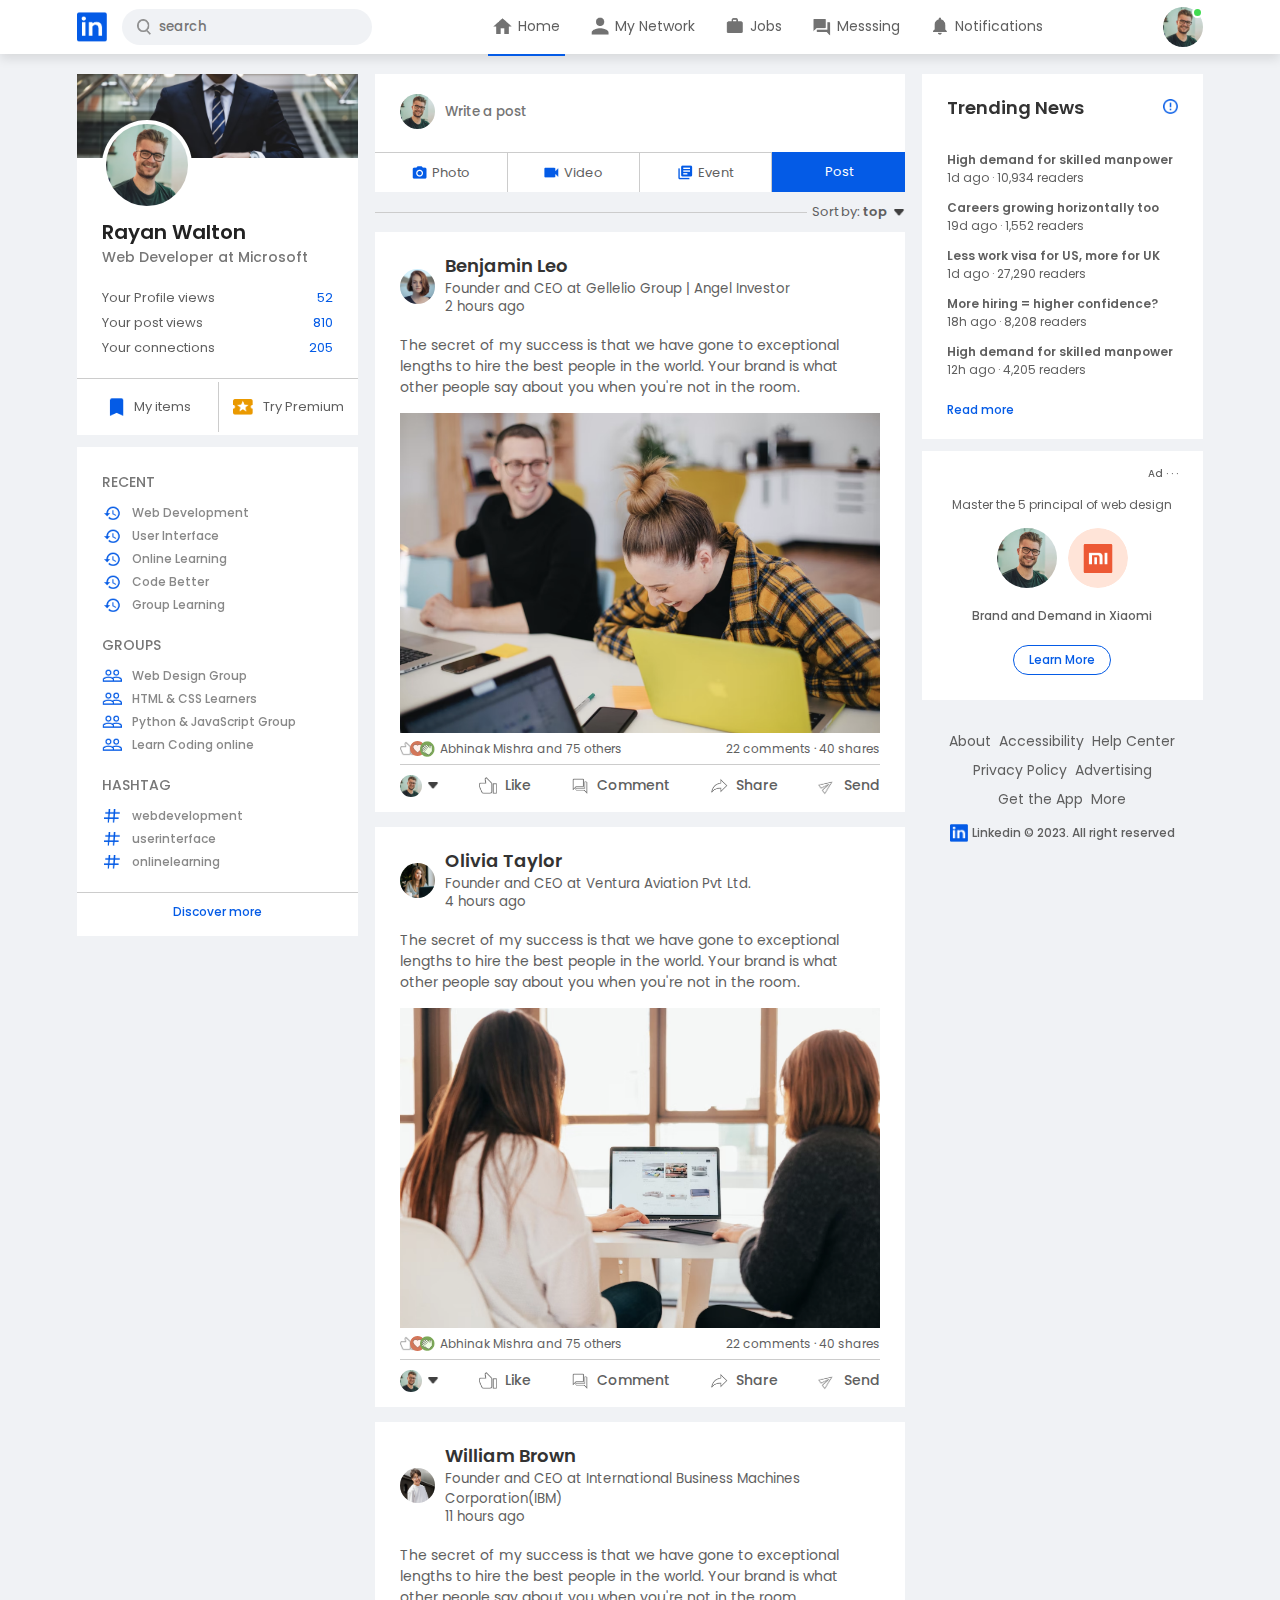
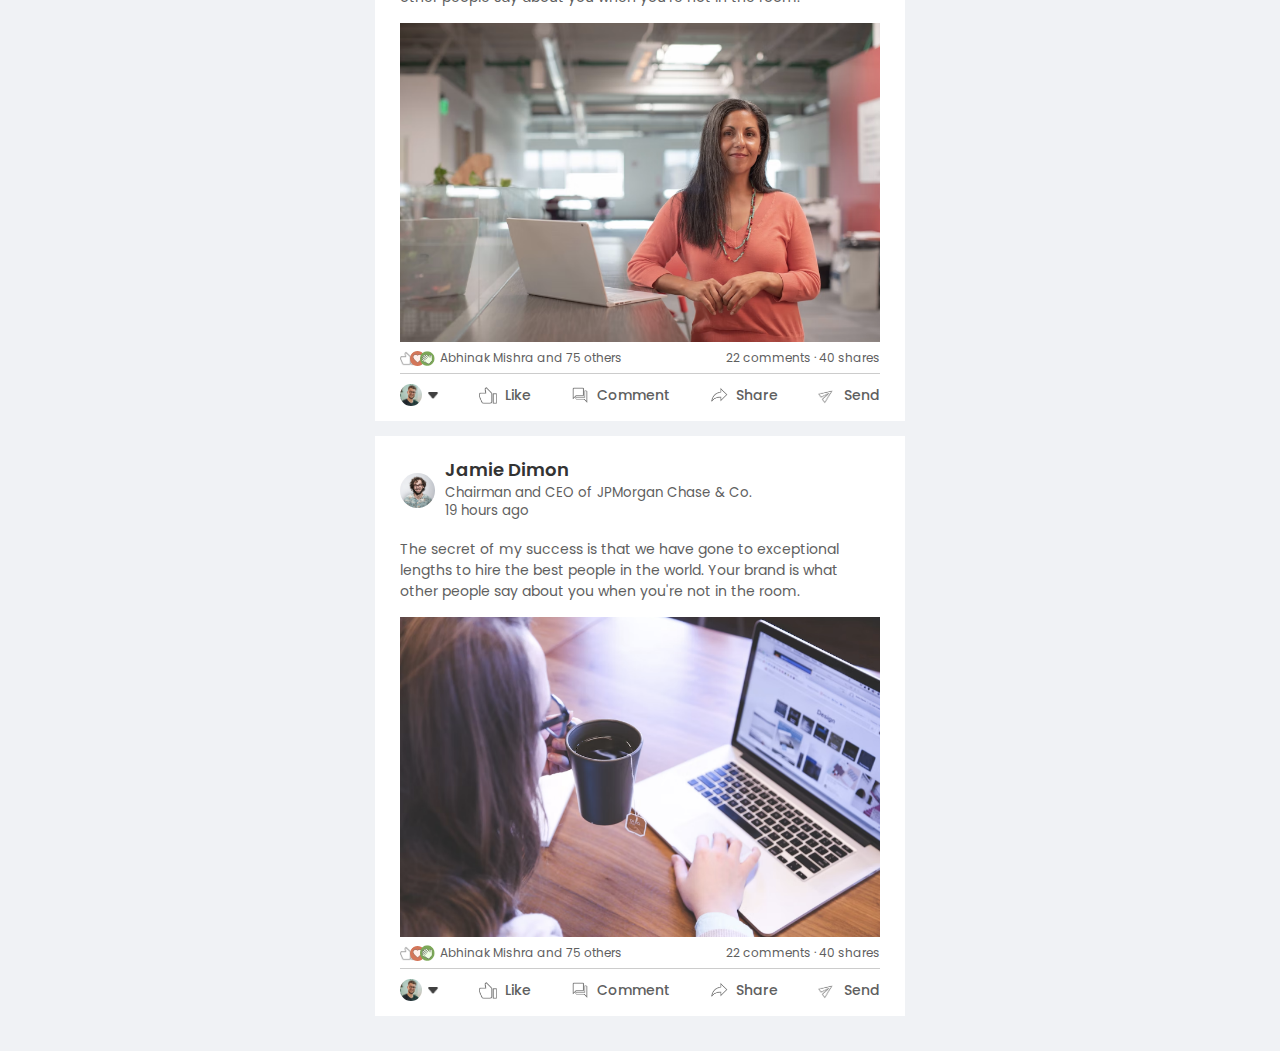
<file: index.html>
<!DOCTYPE html>
<html lang="en">

<head>
    <meta charset="UTF-8">
    <meta http-equiv="X-UA-Compatible" content="IE=edge">
    <meta name="viewport" content="width=device-width, initial-scale=1.0">
    <title>Linkedin Clone</title>
    <!-- ----------------google fonts------------ -->
    <link rel="preconnect" href="https://fonts.googleapis.com">
    <link rel="preconnect" href="https://fonts.gstatic.com" crossorigin>
    <link href="https://fonts.googleapis.com/css2?family=Poppins:wght@100;300;400;500;600;700;800;900&display=swap"
        rel="stylesheet">
    <!-- ----------------style sheet------------ -->
    <link rel="stylesheet" href="style.css">
</head>

<body>

    <nav class="navbar">
        <div class="navbar-left">
            <a href="index.html" class="logo"><img src="images/logo.png"></a>

            <div class="search-box">
                <img src="images/search.png">
                <input type="text" placeholder="search">
            </div>

        </div>
        <div class="navbar-center">
            <ul>
                <li><a href="#" class="active-link"><img src="images/home.png"><span>Home</span></a></li>
                <li><a href="#"><img src="images/network.png"><span>My Network</span></a></li>
                <li><a href="#"><img src="images/jobs.png"><span>Jobs</span></a></li>
                <li><a href="#"><img src="images/message.png"><span>Messsing</span></a></li>
                <li><a href="#"><img src="images/notification.png"><span>Notifications</span></a></li>
            </ul>
        </div>
        <div class="navbar-right">
            <div class="online">
                <img src="images/user-1.png" class="nav-profile-img" onclick="toggleMenu()">
            </div>
        </div>

        <!-- ---------profile-drop-down-menu----------- -->

        <div class="profile-menu-wrap" id="profileMenu">
            <div class="profile-menu">
                <div class="user-info">
                    <img src="images/user-1.png">
                    <div>
                        <h3>Rayan Walton</h3>
                        <a href="profile.html">See your profile</a>
                    </div>
                </div>
                <hr>
                <a href="#" class="profile-menu-link">
                    <img src="images/feedback.png">
                    <p>Give Feedback</p>
                    <span>></span>
                </a>
                <a href="#" class="profile-menu-link">
                    <img src="images/setting.png">
                    <p>Settings & Privacy</p>
                    <span>></span>
                </a>
                <a href="#" class="profile-menu-link">
                    <img src="images/help.png">
                    <p>Help & Support</p>
                    <span>></span>
                </a>
                <a href="#" class="profile-menu-link">
                    <img src="images/display.png">
                    <p>Display & Accessibility</p>
                    <span>></span>
                </a>
                <a href="#" class="profile-menu-link">
                    <img src="images/logout.png">
                    <p>Logout</p>
                    <span>></span>
                </a>
            </div>
        </div>

    </nav>

    <!-- ---------------- Navbar Close ---------------- -->

    <div class="container">
        <!-- ---------------left-sidebar------------- -->
        <div class="left-sidebar">
            <div class="sidebar-profile-box">
                <img src="images/cover-pic.png" width="100%">
                <div class="sidebar-profile-info">
                    <img src="images/user-1.png">
                    <h1>Rayan Walton</h1>
                    <h3>Web Developer at Microsoft</h3>
                    <ul>
                        <li>Your Profile views<span>52</span></li>
                        <li>Your post views<span>810</span></li>
                        <li>Your connections<span>205</span></li>
                    </ul>
                </div>
                <div class="sidebar-profile-link">
                    <a href="#"><img src="images/items.png">My items</a>
                    <a href="#"><img src="images/premium.png">Try Premium</a>
                </div>
            </div>

            <div class="sidebar-activity" id="sidebarActivity">
                <h3>RECENT</h3>
                <a href="#"><img src="images/recent.png"> Web Development </a>
                <a href="#"><img src="images/recent.png"> User Interface </a>
                <a href="#"><img src="images/recent.png"> Online Learning </a>
                <a href="#"><img src="images/recent.png"> Code Better </a>
                <a href="#"><img src="images/recent.png"> Group Learning </a>
                <h3>GROUPS</h3>
                <a href="#"><img src="images/group.png"> Web Design Group </a>
                <a href="#"><img src="images/group.png"> HTML & CSS Learners </a>
                <a href="#"><img src="images/group.png"> Python & JavaScript Group </a>
                <a href="#"><img src="images/group.png"> Learn Coding online </a>
                <h3>HASHTAG</h3>
                <a href="#"><img src="images/hashtag.png"> webdevelopment </a>
                <a href="#"><img src="images/hashtag.png"> userinterface </a>
                <a href="#"><img src="images/hashtag.png"> onlinelearning </a>
                <div class="discover-more-link">
                    <a href="#">Discover more</a>
                </div>
            </div>
            <p id="showMoreLink" onclick="toggleActivity()">Show more <b>+</b></p>
        </div>


        <!-- ---------------main-content------------- -->
        <div class="main-content">

            <div class="create-post">
                <div class="create-post-input">
                    <img src="images/user-1.png">
                    <textarea rows="2" placeholder="Write a post"></textarea>
                </div>
                <div class="create-post-links">
                    <li><img src="images/photo.png">Photo</li>
                    <li><img src="images/video.png">Video</li>
                    <li><img src="images/event.png">Event</li>
                    <li>Post</li>
                </div>
            </div>
            <div class="sort-by">
                <hr>
                <p>Sort by: <span>top <img src="images/down-arrow.png"></span></p>
            </div>

            <div class="post">
                <div class="post-author">
                    <img src="images/user-3.png">
                    <div>
                        <h1>Benjamin Leo</h1>
                        <small>Founder and CEO at Gellelio Group | Angel Investor</small>
                        <small>2 hours ago</small>
                    </div>
                </div>
                <p>The secret of my success is that we have gone to exceptional lengths to hire the best people in the
                    world. Your brand is what other people say about you when you're not in the room.</p>
                <img src="images/post-image-1.png" width="100%">

                <div class="post-stats">
                    <div>
                        <img src="images/thumbsup.png">
                        <img src="images/love.png">
                        <img src="images/clap.png">
                        <span class="liked-users">Abhinak Mishra and 75 others</span>
                    </div>
                    <div>
                        <span>22 comments &middot; 40 shares</span>
                    </div>
                </div>
                <div class="post-activity">
                    <div>
                        <img src="images/user-1.png" class="post-activity-user-icon">
                        <img src="images/down-arrow.png" class="post-activity-arrow-icon">
                    </div>
                    <div class="post-activity-link">
                        <img src="images/like.png">
                        <span>Like</span>
                    </div>
                    <div class="post-activity-link">
                        <img src="images/comment.png">
                        <span>Comment</span>
                    </div>
                    <div class="post-activity-link">
                        <img src="images/share.png">
                        <span>Share</span>
                    </div>
                    <div class="post-activity-link">
                        <img src="images/send.png">
                        <span>Send</span>
                    </div>
                </div>
            </div>
            <div class="post">
                <div class="post-author">
                    <img src="images/user-4.png">
                    <div>
                        <h1>Olivia Taylor</h1>
                        <small>Founder and CEO at Ventura Aviation Pvt Ltd.</small>
                        <small>4 hours ago</small>
                    </div>
                </div>
                <p>The secret of my success is that we have gone to exceptional lengths to hire the best people in the
                    world. Your brand is what other people say about you when you're not in the room.</p>
                <img src="images/post-image-2.png" width="100%">

                <div class="post-stats">
                    <div>
                        <img src="images/thumbsup.png">
                        <img src="images/love.png">
                        <img src="images/clap.png">
                        <span class="liked-users">Abhinak Mishra and 75 others</span>
                    </div>
                    <div>
                        <span>22 comments &middot; 40 shares</span>
                    </div>
                </div>
                <div class="post-activity">
                    <div>
                        <img src="images/user-1.png" class="post-activity-user-icon">
                        <img src="images/down-arrow.png" class="post-activity-arrow-icon">
                    </div>
                    <div class="post-activity-link">
                        <img src="images/like.png">
                        <span>Like</span>
                    </div>
                    <div class="post-activity-link">
                        <img src="images/comment.png">
                        <span>Comment</span>
                    </div>
                    <div class="post-activity-link">
                        <img src="images/share.png">
                        <span>Share</span>
                    </div>
                    <div class="post-activity-link">
                        <img src="images/send.png">
                        <span>Send</span>
                    </div>
                </div>
            </div>
            <div class="post">
                <div class="post-author">
                    <img src="images/user-5.png">
                    <div>
                        <h1>William Brown</h1>
                        <small>Founder and CEO at International Business Machines Corporation(IBM)</small>
                        <small>11 hours ago</small>
                    </div>
                </div>
                <p>The secret of my success is that we have gone to exceptional lengths to hire the best people in the
                    world. Your brand is what other people say about you when you're not in the room.</p>
                <img src="images/post-image-3.png" width="100%">

                <div class="post-stats">
                    <div>
                        <img src="images/thumbsup.png">
                        <img src="images/love.png">
                        <img src="images/clap.png">
                        <span class="liked-users">Abhinak Mishra and 75 others</span>
                    </div>
                    <div>
                        <span>22 comments &middot; 40 shares</span>
                    </div>
                </div>
                <div class="post-activity">
                    <div>
                        <img src="images/user-1.png" class="post-activity-user-icon">
                        <img src="images/down-arrow.png" class="post-activity-arrow-icon">
                    </div>
                    <div class="post-activity-link">
                        <img src="images/like.png">
                        <span>Like</span>
                    </div>
                    <div class="post-activity-link">
                        <img src="images/comment.png">
                        <span>Comment</span>
                    </div>
                    <div class="post-activity-link">
                        <img src="images/share.png">
                        <span>Share</span>
                    </div>
                    <div class="post-activity-link">
                        <img src="images/send.png">
                        <span>Send</span>
                    </div>
                </div>
            </div>
            <div class="post">
                <div class="post-author">
                    <img src="images/user-2.png">
                    <div>
                        <h1>Jamie Dimon</h1>
                        <small>Chairman and CEO of JPMorgan Chase & Co.</small>
                        <small>19 hours ago</small>
                    </div>
                </div>
                <p>The secret of my success is that we have gone to exceptional lengths to hire the best people in the
                    world. Your brand is what other people say about you when you're not in the room.</p>
                <img src="images/post-image-4.png" width="100%">

                <div class="post-stats">
                    <div>
                        <img src="images/thumbsup.png">
                        <img src="images/love.png">
                        <img src="images/clap.png">
                        <span class="liked-users">Abhinak Mishra and 75 others</span>
                    </div>
                    <div>
                        <span>22 comments &middot; 40 shares</span>
                    </div>
                </div>
                <div class="post-activity">
                    <div>
                        <img src="images/user-1.png" class="post-activity-user-icon">
                        <img src="images/down-arrow.png" class="post-activity-arrow-icon">
                    </div>
                    <div class="post-activity-link">
                        <img src="images/like.png">
                        <span>Like</span>
                    </div>
                    <div class="post-activity-link">
                        <img src="images/comment.png">
                        <span>Comment</span>
                    </div>
                    <div class="post-activity-link">
                        <img src="images/share.png">
                        <span>Share</span>
                    </div>
                    <div class="post-activity-link">
                        <img src="images/send.png">
                        <span>Send</span>
                    </div>
                </div>
            </div>

        </div>

        <!-- ---------------right-sidebar------------- -->

        <div class="right-sidebar">
            <div class="sidebar-news">
                <img src="images/more.png" class="info-icon">
                <h3>Trending News</h3>
                <a href="#">High demand for skilled manpower</a>
                <span>1d ago &middot; 10,934 readers</span>

                <a href="#">Careers growing horizontally too</a>
                <span>19d ago &middot; 1,552 readers</span>

                <a href="#">Less work visa for US, more for UK</a>
                <span>1d ago &middot; 27,290 readers</span>

                <a href="#">More hiring = higher confidence?</a>
                <span>18h ago &middot; 8,208 readers</span>

                <a href="#">High demand for skilled manpower</a>
                <span>12h ago &middot; 4,205 readers</span>

                <a href="#" class="read-more-link">Read more</a>
            </div>

            <div class="sidebar-ad">
                <small>Ad &middot; &middot; &middot;</small>
                <p>Master the 5 principal of web design</p>
                <div>
                    <img src="images/user-1.png">
                    <img src="images/mi-logo.png">
                </div>
                <b>Brand and Demand in Xiaomi</b>
                <a href="#" class="ad-link">Learn More</a>
            </div>

            <div class="sidebar-useful-links">
                <a href="">About</a>
                <a href="">Accessibility</a>
                <a href="">Help Center</a>
                <a href="">Privacy Policy</a>
                <a href="">Advertising</a>
                <a href="">Get the App</a>
                <a href="">More</a>

                <div class="copyright-msg">
                    <img src="images/logo.png">
                    <p>Linkedin &#169; 2023. All right reserved</p>
                </div>
            </div>
        </div>
    </div>

    <script src="script.js"></script>

</body>

</html>
</file>
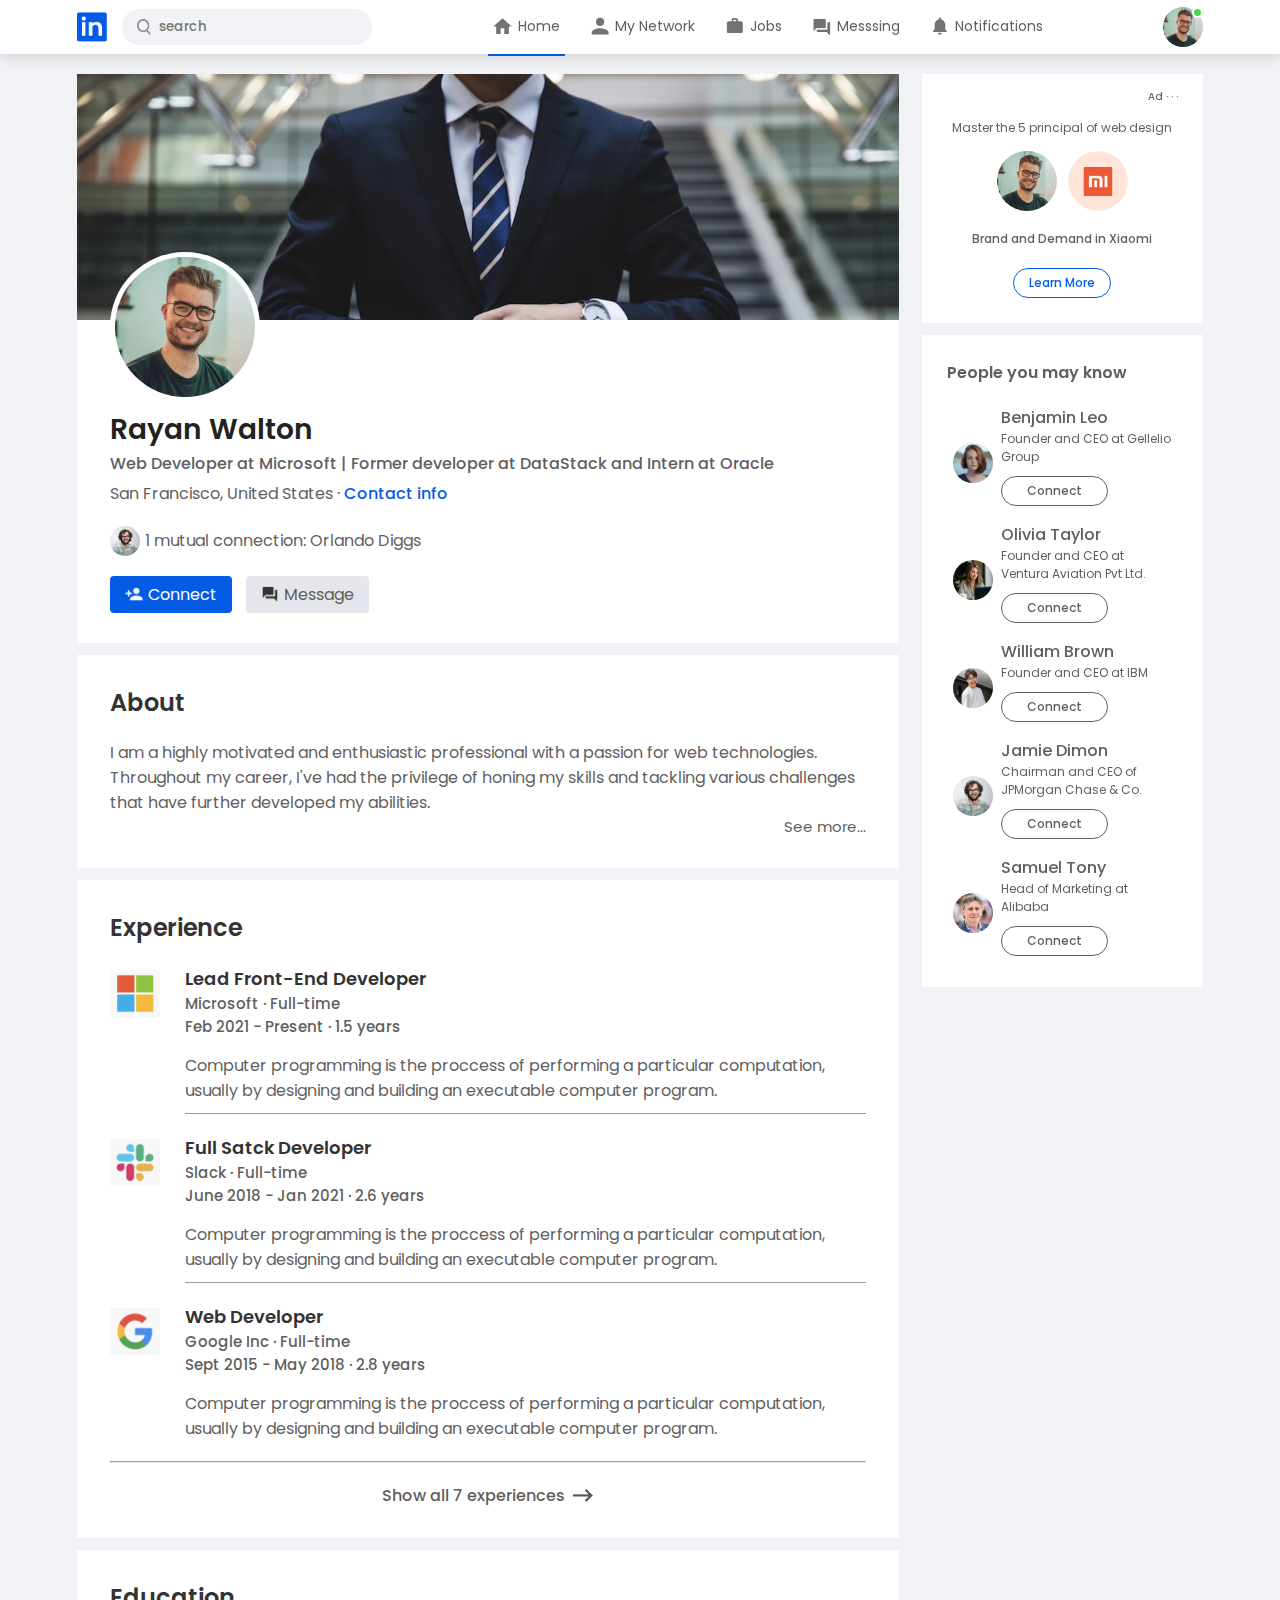
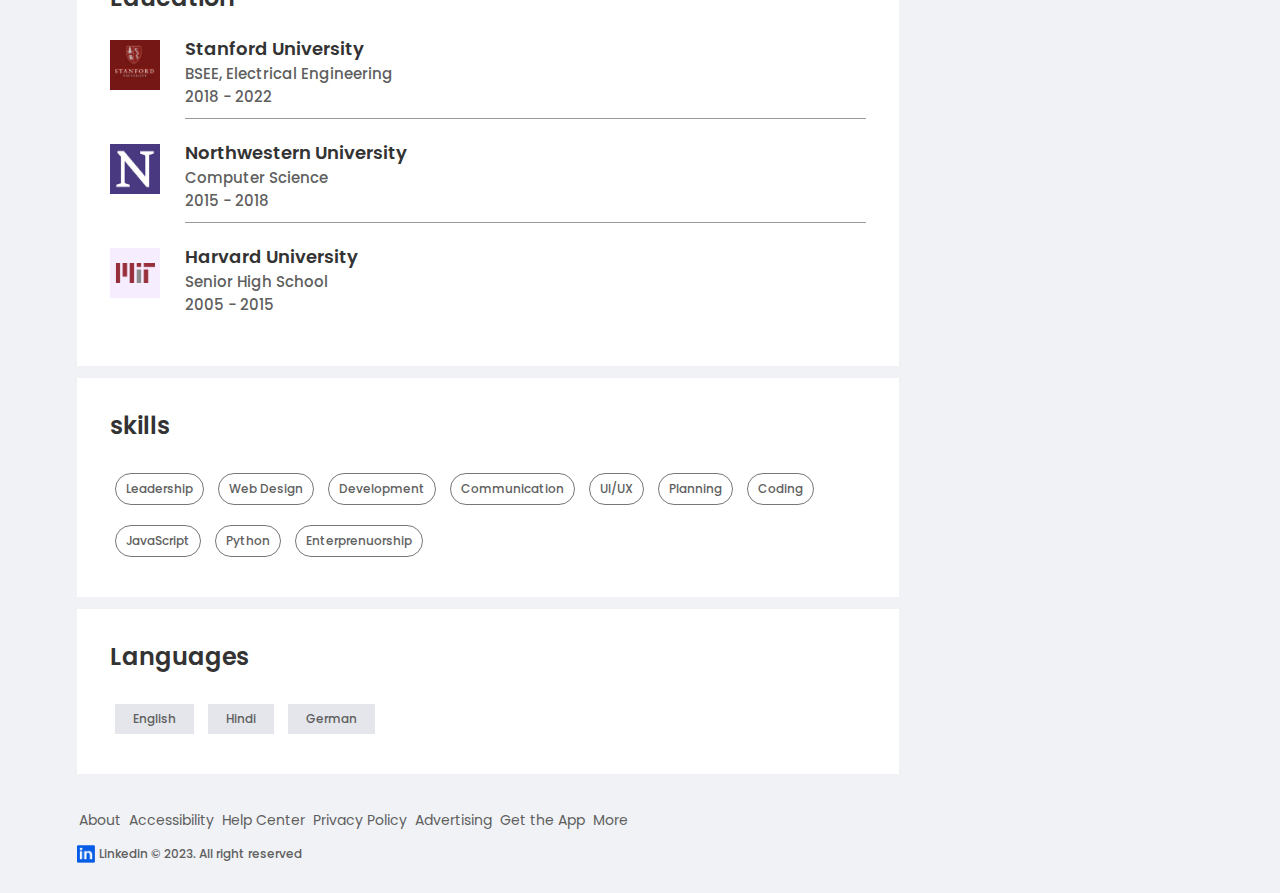
<file: profile.html>
<!DOCTYPE html>
<html lang="en">

<head>
    <meta charset="UTF-8">
    <meta http-equiv="X-UA-Compatible" content="IE=edge">
    <meta name="viewport" content="width=device-width, initial-scale=1.0">
    <title>Social Media Website Design</title>
    <!-- ----------------google fonts------------ -->
    <link rel="preconnect" href="https://fonts.googleapis.com">
    <link rel="preconnect" href="https://fonts.gstatic.com" crossorigin>
    <link href="https://fonts.googleapis.com/css2?family=Poppins:wght@100;300;400;500;600;700;800;900&display=swap"
        rel="stylesheet">
    <!-- ----------------style sheet------------ -->
    <link rel="stylesheet" href="style.css">
</head>

<body>

    <nav class="navbar">
        <div class="navbar-left">
            <a href="index.html" class="logo"><img src="images/logo.png"></a>

            <div class="search-box">
                <img src="images/search.png">
                <input type="text" placeholder="search">
            </div>

        </div>
        <div class="navbar-center">
            <ul>
                <li><a href="#" class="active-link"><img src="images/home.png"><span>Home</span></a></li>
                <li><a href="#"><img src="images/network.png"><span>My Network</span></a></li>
                <li><a href="#"><img src="images/jobs.png"><span>Jobs</span></a></li>
                <li><a href="#"><img src="images/message.png"><span>Messsing</span></a></li>
                <li><a href="#"><img src="images/notification.png"><span>Notifications</span></a></li>
            </ul>
        </div>
        <div class="navbar-right">
            <div class="online">
                <img src="images/user-1.png" class="nav-profile-img" onclick="toggleMenu()">
            </div>
        </div>

        <!-- ---------profile-drop-down-menu----------- -->

        <div class="profile-menu-wrap" id="profileMenu">
            <div class="profile-menu">
                <div class="user-info">
                    <img src="images/user-1.png">
                    <div>
                        <h3>Rayan Walton</h3>
                        <a href="profile.html">See your profile</a>
                    </div>
                </div>
                <hr>
                <a href="#" class="profile-menu-link">
                    <img src="images/feedback.png">
                    <p>Give Feedback</p>
                    <span>></span>
                </a>
                <a href="#" class="profile-menu-link">
                    <img src="images/setting.png">
                    <p>Settings & Privacy</p>
                    <span>></span>
                </a>
                <a href="#" class="profile-menu-link">
                    <img src="images/help.png">
                    <p>Help & Support</p>
                    <span>></span>
                </a>
                <a href="#" class="profile-menu-link">
                    <img src="images/display.png">
                    <p>Display & Accessibility</p>
                    <span>></span>
                </a>
                <a href="#" class="profile-menu-link">
                    <img src="images/logout.png">
                    <p>Logout</p>
                    <span>></span>
                </a>
            </div>
        </div>

    </nav>

    <!-- ---------------- Navbar Close ---------------- -->

    <div class="container">
        <div class="profile-main">
            <div class="profile-container">
                <img src="images/cover-pic.png" width="100%">
                <div class="profile-container-inner">
                    <img src="images/user-1.png" class="profile-pic">
                    <h1>Rayan Walton</h1>
                    <b>Web Developer at Microsoft | Former developer at DataStack and Intern at Oracle</b>
                    <p>San Francisco, United States &middot; <a href="#">Contact info</a></p>
                    <div class="mutual-connection">
                        <img src="images/user-2.png">
                        <span>1 mutual connection: Orlando Diggs</span>
                    </div>
                    <div class="profile-btn">
                        <a href="#" class="primary-btn"><img src="images/connect.png">Connect</a>
                        <a href="#"><img src="images/chat.png">Message</a>
                    </div>
                </div>
            </div>

            <div class="profile-description">
                <h2>About</h2>
                <p>I am a highly motivated and enthusiastic professional with a passion for web technologies. Throughout
                    my career, I've had the privilege of honing my skills and tackling various challenges that have
                    further developed my abilities.</p>
                <a href="#" class="see-more-link">See more...</a>
            </div>

            <div class="profile-description">
                <h2>Experience</h2>
                <div class="profile-desc-row">
                    <img src="images/microsoft.png">
                    <div>
                        <h3>Lead Front-End Developer</h3>
                        <b>Microsoft &middot; Full-time</b>
                        <b>Feb 2021 - Present &middot; 1.5 years</b>
                        <p>Computer programming is the proccess of performing a particular computation, usually by
                            designing and building an executable computer program.</p>
                        <hr>
                    </div>
                </div>
                <div class="profile-desc-row">
                    <img src="images/slack.png">
                    <div>
                        <h3>Full Satck Developer</h3>
                        <b>Slack &middot; Full-time</b>
                        <b>June 2018 - Jan 2021 &middot; 2.6 years</b>
                        <p>Computer programming is the proccess of performing a particular computation, usually by
                            designing and building an executable computer program.</p>
                        <hr>
                    </div>
                </div>
                <div class="profile-desc-row">
                    <img src="images/google.png">
                    <div>
                        <h3>Web Developer</h3>
                        <b>Google Inc &middot; Full-time</b>
                        <b>Sept 2015 - May 2018 &middot; 2.8 years</b>
                        <p>Computer programming is the proccess of performing a particular computation, usually by
                            designing and building an executable computer program.</p>
                    </div>
                </div>
                <hr>
                <a href="#" class="experience-link">Show all 7 experiences <img src="images/right-arrow.png"></a>
            </div>

            <div class="profile-description">
                <h2>Education</h2>
                <div class="profile-desc-row">
                    <img src="images/stanford.png">
                    <div>
                        <h3>Stanford University</h3>
                        <b>BSEE, Electrical Engineering</b>
                        <b>2018 - 2022</b>
                        <hr>
                    </div>
                </div>
                <div class="profile-desc-row">
                    <img src="images/north.png">
                    <div>
                        <h3>Northwestern University</h3>
                        <b>Computer Science</b>
                        <b>2015 - 2018</b>
                        <hr>
                    </div>
                </div>
                <div class="profile-desc-row">
                    <img src="images/mit.png">
                    <div>
                        <h3>Harvard University</h3>
                        <b>Senior High School</b>
                        <b>2005 - 2015</b>
                    </div>
                </div>
            </div>
            <div class="profile-description">
                <h2>skills</h2>
                <a href="#" class="skills-btn">Leadership</a>
                <a href="#" class="skills-btn">Web Design</a>
                <a href="#" class="skills-btn">Development</a>
                <a href="#" class="skills-btn">Communication</a>
                <a href="#" class="skills-btn">UI/UX</a>
                <a href="#" class="skills-btn">Planning</a>
                <a href="#" class="skills-btn">Coding</a>
                <a href="#" class="skills-btn">JavaScript</a>
                <a href="#" class="skills-btn">Python</a>
                <a href="#" class="skills-btn">Enterprenuorship</a>
            </div>
            <div class="profile-description">
                <h2>Languages</h2>
                <a href="#" class="language-btn">English</a>
                <a href="#" class="language-btn">Hindi</a>
                <a href="#" class="language-btn">German</a>
            </div>


        </div>

        <!-- -------profile-sidebar--------- -->

        <div class="profile-sidebar">

            <div class="sidebar-ad">
                <small>Ad &middot; &middot; &middot;</small>
                <p>Master the 5 principal of web design</p>
                <div>
                    <img src="images/user-1.png">
                    <img src="images/mi-logo.png">
                </div>
                <b>Brand and Demand in Xiaomi</b>
                <a href="#" class="ad-link">Learn More</a>
            </div>

            <div class="sidebar-people">
                <h3>People you may know</h3>
                <div class="sidebar-people-row">
                    <img src="images/user-3.png">
                    <div>
                        <h2>Benjamin Leo</h2>
                        <p>Founder and CEO at Gellelio Group</p>
                        <a href="#">Connect</a>
                    </div>
                </div>
                <div class="sidebar-people-row">
                    <img src="images/user-4.png">
                    <div>
                        <h2>Olivia Taylor</h2>
                        <p>Founder and CEO at Ventura Aviation Pvt Ltd.</p>
                        <a href="#">Connect</a>
                    </div>
                </div>
                <div class="sidebar-people-row">
                    <img src="images/user-5.png">
                    <div>
                        <h2>William Brown</h2>
                        <p>Founder and CEO at IBM</p>
                        <a href="#">Connect</a>
                    </div>
                </div>
                <div class="sidebar-people-row">
                    <img src="images/user-2.png">
                    <div>
                        <h2>Jamie Dimon</h2>
                        <p>Chairman and CEO of JPMorgan Chase & Co.</p>
                        <a href="#">Connect</a>
                    </div>
                </div>
                <div class="sidebar-people-row">
                    <img src="images/user-6.jpg">
                    <div>
                        <h2>Samuel Tony</h2>
                        <p>Head of Marketing at Alibaba</p>
                        <a href="#">Connect</a>
                    </div>
                </div>
            </div>

        </div>
    </div>

    <div class="profile-footer">
        <div class="sidebar-useful-links">
            <a href="">About</a>
            <a href="">Accessibility</a>
            <a href="">Help Center</a>
            <a href="">Privacy Policy</a>
            <a href="">Advertising</a>
            <a href="">Get the App</a>
            <a href="">More</a>

            <div class="copyright-msg">
                <img src="images/logo.png">
                <p>Linkedin &#169; 2023. All right reserved</p>
            </div>
        </div>
    </div>

    <script src="script.js"></script>

</body>

</html>
</file>
<file: style.css>
@import url('https://fonts.googleapis.com/css2?family=Poppins:wght@100;300;400;500;600;700;800;900&display=swap');
*{
    margin: 0;
    padding: 0;
    /* font-family: 'poppins',sans-serif; */
    font-family: 'Poppins', sans-serif;
    box-sizing: border-box;
}
body{
    background: #f0f2f5;
    color: #5f5f5f;
}
a{
    text-decoration: none;
    color: #5f5f5f;
}
.navbar{
    display: flex;
    align-items: center;
    justify-content: space-between;
    background: #fff;
    padding: 6px 6%;
    position: sticky;
    top: 0;
    z-index: 100;
    box-shadow: 0 5px 10px rgba(0, 0, 0, 0.1);
}
.logo img{
    width: 30px;
    margin-right: 15px ;
    display: block;
}
.navbar-center ul li{
    display: inline-block;
    list-style: none;
}
.navbar-center ul li a{
    display: flex;
    align-items: center;
    font-size: 14px;
    margin: 5px 8px;
    padding-right: 5px;
    position: relative;
}
.navbar-center ul li a img{
    width: 30px;
}

.navbar-center ul li a::after{
    content: '';
    width: 0;
    height: 2px;
    background: #045be6;
    position: absolute;
    bottom: -15px;
    transition: width 0.3s;
}

.navbar-center ul li a:hover::after,
.navbar-center ul li a.active-link::after
{
    width: 100%;
}

.nav-profile-img{
    width: 40px;
    border-radius: 50%;
    display: block;
    cursor: pointer;
    position: relative;
}
.online{
    position: relative;
}
.online::after{
    content: '';
    width: 7px;
    height: 7px;
    border-radius: 50%;
    border: 2px solid #fff;
    right: 0px;
    top: 0px;
    background: #41db51;
    position: absolute;
}

.search-box{
    background: #f0f2f5;
    width: 250px;
    border-radius: 20px;
    display: flex;
    align-items: center;
    padding: 0 15px;
}
.navbar-left{
    display: flex;
    align-items: center;
}
.search-box img{
    width: 14px;
}
.search-box input{
    width: 100%;
    background: transparent;
    padding: 8px;
    outline: none;
    border: 0;
}

/* ---------- Navbar Close------- */

.container{
    padding: 20px 6%;
    display: flex;
    flex-wrap: wrap;
    justify-content: space-between;
}

/* ---------------left-sidebar------------- */

.left-sidebar{
    flex-basis: 25%;
    align-self: flex-start;
    position: sticky;
    top: 73px;
}
.sidebar-profile-box{
    background: #fff;
}
.sidebar-profile-info{
    padding: 0 25px;
}
.sidebar-profile-info img{
    width: 90px;
    border-radius: 50%;
    background: #fff;
    padding: 4px;
    margin-top: -45px;
}

.sidebar-profile-info h1{
    font-size: 20px;
    font-weight: 600;
    color: #222;
}
.sidebar-profile-info h3{
    font-size: 14px;
    font-weight: 500;
    color: #777;
}
.sidebar-profile-info ul{
    list-style: none;
    margin: 20px 0;
}
.sidebar-profile-info ul li{
    width: 100%;
    margin: 5px 0;
    font-size: 13px;
}
.sidebar-profile-info ul li span{
    float: right;
    color: #045be6;
}

.sidebar-profile-link{
    display: flex;
    align-items: center;
    border-top: 1px solid #ccc;
}
.sidebar-profile-link a{
    flex-basis: 50%;
    display: flex;
    align-items: center;
    justify-content: center;
    padding: 15px 0;
    font-size: 13px;
    border-left: 1px solid #ccc;
}
.sidebar-profile-link a:first-child{
    border-left: 0;
}
.sidebar-profile-link a img{
    width: 20px;
    margin-right: 10px;
}
.sidebar-activity{
    background: #fff;
    padding: 5px 25px;
    margin: 12px 0;
}
.sidebar-activity h3{
    color: #777;
    font-size: 14px;
    font-weight: 500;
    margin: 20px 0 10px;
}
.sidebar-activity a{
    display: flex;
    align-items: center;
    font-size: 12px;
    font-weight: 500;
    color: #888;
    margin: 3px 0;
}
.sidebar-activity a img{
    width: 20px;
    margin-right: 10px;
}
.discover-more-link{
    border-top: 1px solid #ccc;
    text-align: center;
    margin-top: 20px;
    margin-left: -25px;
    margin-right: -25px;
}
.discover-more-link a{
    color: #045be6;
    display: inline-block;
    margin: 10px 0;
}

/* ---------------right-sidebar------------- */

.right-sidebar{
    flex-basis: 25%;
    align-self: flex-start;
    position: sticky;
    top: 73px;
}
.sidebar-news{
    background: #fff;
    padding: 10px 25px;
}
.info-icon{
    width: 15px;
    float: right;
    margin-top: 15px;
}
.sidebar-news h3{
    font-size: 18px;
    font-weight: 600;
    color: #333;
    margin: 10px 0 30px;
}
.sidebar-news a{
    display: block;
    font-size: 12px;
    font-weight: 600;
    margin-top: 10px;
    margin-bottom: -5px;
}
.sidebar-news span{
    font-size: 12px;
}
.sidebar-news .read-more-link{
    color: #045be6;
    font-weight: 500;
    margin: 20px 0 10px;
}
.sidebar-ad{
    background: #fff;
    padding: 15px 25px;
    text-align: center;
    margin: 12px 0;
    font-size: 12px;
}
.sidebar-ad img{
    width: 60px;
    border-radius: 50%;
    margin: 4px;
}
.sidebar-ad small{
    float: right;
    font-weight: 500;
}
.sidebar-ad p{
    margin-top: 30px;
    margin-bottom: 10px;
}
.sidebar-ad b{
    display: block;
    font-weight: 500;
    margin-top: 10px;
}
.ad-link{
    display: inline-block;
    border: 1px solid #045be6;
    border-radius: 30px;
    padding: 5px 15px;
    color: #045be6;
    font-weight: 500;
    margin: 20px auto 10px;
}
.sidebar-useful-links{
    padding: 15px 25px;
    text-align: center;
}
.sidebar-useful-links a{
    display: inline-block;
    font-size: 14px;
    margin: 4px 2px;
}
.copyright-msg{
    display: flex;
    align-items:center ;
    justify-content: center;
    font-size: 12px;
    margin-top: 10px;
    font-weight: 500;
}
.copyright-msg img{
    width: 18px;
    margin-right: 4px;
}

/* ---------------main-content------------- */

.main-content{
    flex-basis: 47%;
}
.create-post{
    background: #fff;
}
.create-post-input{
    padding: 20px 25px 10px;
    display: flex;
    align-items: flex-start;
}
.create-post-input img{
    width: 35px;
    border-radius: 50%;
    margin-right: 10px;
}
.create-post-input textarea{
    width: 100%;
    border: 0;
    outline: 0;
    resize: none;
    background: transparent;
    margin-top: 8px;
}
::placeholder{
    font-weight: 500;
}
.create-post-links{
    display: flex;
    align-items: flex-start;
}
.create-post-links li{
    list-style: none;
    border-top: 1px solid #ccc;
    border-right: 1px solid #ccc;
    flex-basis: 25%;
    height: 40px;
    font-size: 13px;
    display: flex;
    align-items: center;
    justify-content: center;
    cursor: pointer;
}
.create-post-links li img{
    width: 15px;
    margin-right: 5px;
}
.create-post-links li:last-child{
    background: #045be6;
    color: #fff;
    border-top: 0;
    border-right: 0;
}
.sort-by{
    display: flex;
    align-items: center;
    margin: 10px 0;
}
.sort-by hr{
    flex: 1;
    border: 0;
    height: 1px;
    background: #ccc;
}
.sort-by p{
    font-size: 13px;
    padding-left: 5px;
}
.sort-by p span{
    font-weight: 600;
    cursor: pointer;
}
.sort-by p span img{
    width: 12px;
    margin-left: 3px;
}
.post{
    background: #fff;
    padding: 20px 25px 5px;
    margin: 5px 0 15px;
}
.post-author{
    display: flex;
    align-items: center;
    margin-bottom: 20px;
}
.post-author img{
    width: 35px;
    border-radius: 50%;
    margin-right: 10px;
    margin-top: 5px;
}
.post-author h1{
    font-size: 18px;
    font-weight: 600;
    color: #333;
}
.post-author small{
    display: block;
    margin-bottom: -2px;
}
.post p{
    font-size: 14px;
    margin-bottom: 15px;
}
.post-stats{
    display: flex;
    flex-wrap: wrap;
    align-items: center;
    justify-content: space-between;
    font-size: 12px;
    border-bottom: 1px solid #ccc;
    padding-bottom: 6px;
}
.post-stats div{
    display: flex;
    align-items: center;
}
.post-stats img{
    width: 15px;
    margin-right: -5px;
}
.liked-users{
    margin-left: 10px;
}
.post-activity{
    display: flex;
    align-items: center;
    justify-content: space-between;
    padding: 10px 0;
    font-size: 14px;
    font-weight: 500;
}
.post-activity div{
    display: flex;
    align-items: center;
}
.post-activity-user-icon{
    width: 22px;
    border-radius: 50%;
}
.post-activity-arrow-icon{
    width: 12px;
    margin-left: 5px;
}
.post-activity-link img{
    width: 18px;
    margin-right: 8px;
}

/* ----------Profile-drop-down-menu--------- */
.profile-menu-wrap{
    position: absolute;
    top: 100%;
    right: 5%;
    width: 320px;
    max-height: 0;
    overflow: hidden;
    transition: max-height 0.5s;
}
.profile-menu-wrap.open-menu{
    max-height: 400px;
}
.profile-menu{
    background: #222;
    color: #fff;
    padding: 20px;
    margin: 10px;
}
.user-info{
    display: flex;
    align-items: center;
}
.user-info img{
    width: 50px;
    border-radius: 50%;
    margin-right: 15px;
}
.user-info a{
    color: #c9bdc9;
    font-size: 13px;
}
.profile-menu hr{
    border: 0;
    height: 1px;
    width: 100%;
    background: #fff;
    margin: 15px 0 10px;
}
.profile-menu-link{
    display: flex;
    align-items: center;
    color:#fff;
    margin: 12px;
    font-size: 14px;
}
.profile-menu-link p{
    width: 100%;
}
.profile-menu-link img{
    width: 35px;
    border-radius: 50%;
    margin-right: 15px;
}

/* --------profile-page--------- */

.profile-main{
    flex-basis: 73%;
}
.profile-sidebar{
    flex-basis: 25%;
    align-self: flex-start;
    position: sticky;
    top: 73px;
}
.profile-container{
    background: #fff;
}
.profile-container-inner{
    padding: 0 4% 10px;
}
.profile-pic{
    width: 150px;
    border-radius: 50%;
    margin-top: -75px;
    padding: 5px;
    background: #fff;
}
.profile-container h1{
    font-size: 28px;
    font-weight: 600;
    color: #222;
}
.profile-container b{
    font-weight: 500;
}
.profile-container p{
    margin-top: 5px;
}
.profile-container p a{
    color: #045be6;
    font-weight: 500;
}
.mutual-connection{
    display: flex;
    align-items: center;
    margin: 20px 0;
}
.mutual-connection img{
    width: 30px;
    border-radius: 50%;
    margin-right: 5px;
}
.profile-btn{
    margin: 20px 0;
}
.profile-btn a{
    display: inline-flex;
    align-items: center;
    background: #e4e6eb;
    padding: 6px 15px;
    border-radius: 4px;
    margin-right: 10px;
}
.profile-btn a img{
    width: 18px;
    margin-right: 5px;
}
.profile-btn .primary-btn{
    background: #045be6;
    color: #fff;
}
.profile-description{
    background: #fff;
    padding: 20px 4% 30px;
    margin: 12px 0;
}
.profile-description h2{
    color: #333;
    margin: 10px 0 20px;
    font-weight: 600;
}
.see-more-link{
    display: block;
    text-align: right;
    font-size: 15px;
}
.profile-desc-row{
    display: flex;
    align-items: flex-start;
    margin: 20px 0;
}
.profile-desc-row img{
    width: 50px;
    margin-right: 25px;
    margin-top: 5px;
}
.profile-desc-row div{
    width: 100%;
}
.profile-desc-row h3{
    font-size: 18px;
    font-weight: 600;
    color: #333;
}
.profile-desc-row b{
    display: block;
    font-weight: 500;
    font-size: 15px;
}
.profile-desc-row p{
    margin-top: 15px;
}
.profile-desc-row hr{
    border: 0;
    border-bottom: 1px solid #999;
    margin-top: 10px;
}
.experience-link{
    display: flex;
    align-items: center;
    justify-content: center;
    padding-top: 20px;
    font-weight: 500;
}
.experience-link img{
    width: 20px;
    margin-left: 8px;
}
.skills-btn{
    display: inline-block;
    margin: 10px 5px;
    padding: 6px 10px;
    border: 1px solid #777;
    border-radius: 30px;
    font-size: 12px;
    font-weight: 500;
}
.language-btn{
    display: inline-block;
    margin: 10px 5px;
    padding: 6px 18px;
    background: #e4e6eb;
    font-size: 12px;
    font-weight: 500;
}

/* -----------profile-right-sidebar---------- */
.profile-sidebar .sidebar-ad{
    margin: 0;
}
.sidebar-people{
    background: #fff;
    padding: 15px 25px;
    margin: 12px 0;
    font-size: 12px;
}
.sidebar-people h3{
    font-size: 16px;
    font-weight: 600;
    margin: 10px 0 20px;
}
.sidebar-people-row{
    display: flex;
    align-items: center;
    margin: 6px;
}
.sidebar-people-row img{
    width: 40px;
    border-radius: 50%;
    margin-right: 8px;
    margin-top: 5px;
}
.sidebar-people-row h2{
    font-weight: 500;
    font-size: 16px;
}
.sidebar-people-row a{
    display: inline-block;
    margin: 10px 0;
    padding: 5px 25px;
    border: 1px solid #5f5f5f;
    border-radius: 30px;
    font-weight: 500;
}
.profile-footer{
    padding: 0 6% 30px;
}
.profile-footer .sidebar-useful-links{
    text-align: left;
    padding: 0;
}
.profile-footer .copyright-msg{
    justify-content: flex-start;
}

#showMoreLink{
    display: none;
}





/* -------------media query for small screen--------------- */

@media only screen and (max-width:293px){
    .profile-btn a{
        width: 100%;
        justify-content: center;
        margin-top: 7px;
    }
}

/* -------------media query for small screen--------------- */

@media only screen and (max-width:350px) {
    .navbar-center ul li a span{
        display: none;
    }
    .navbar-center ul li a{
        padding-right: 0;
        margin: 5px;
    }
    .navbar-center ul{
        display: none;
    }
    .nav-profile-img{
        width: 30px;
    }
    .profile-menu-wrap{
        width: 260px;
    }
}

/* -------------media query for small screen--------------- */

@media only screen and (max-width:636px){
    .search-box{
        background: transparent;
        width: auto;
        padding: 0;
    }
    .search-box input{
        width: 0;
        padding: 0;
    }
    .navbar-center ul li a span{
        display: none;
    }
    .navbar-center ul li a{
        padding-right: 0;
        margin: 5px;
    }
    .nav-profile-img{
        width: 30px;
    }
    .container{
        padding: 15px 3%;
    }
    .left-sidebar, .right-sidebar{
        flex-basis: 100%;
        position: relative;
        top: unset;
    }
    .main-content{
        flex-basis: 100%;
    }
    .post-stats div{
        margin: 2px 0;
    }
    .post-activity-link span{
        display: none;
    }
    .post-activity-link img{
        margin-right: 0;
    }
    .profile-main, .profile-sidebar{
        flex-basis: 100%;
    }
    .profile-container{
        font-size: 14px;
    }
    .profile-pic{
        width: 100px;
        margin-top: -50px;
    }
    .profile-description{
        font-size: 14px;
    }
    #showMoreLink{
        display: block;
        width: fit-content;
        margin: 10px auto;
        font-size: 14px;
        cursor: pointer;
    }
    .sidebar-activity{
        display: none;
    }
    .sidebar-activity.open-activity{
        display: block;
    }
}

/* -----------media query for medium size screen-------------- */

@media only screen and (min-width:637px) and (max-width:1040px){
    .navbar-center ul li a span{
        display: none;
    }
    .navbar-center ul li a{
        padding-right: 0;
        margin: 5px;
    }
    .nav-profile-img{
        width: 30px;
    }
    .container{
        padding: 15px 3%;
    }
    .left-sidebar, .right-sidebar{
        flex-basis: 100%;
        position: relative;
        top: unset;
    }
    .main-content{
        flex-basis: 100%;
    }
    .post-stats div{
        margin: 2px 0;
    }
    .post-activity-link span{
        display: none;
    }
    .post-activity-link img{
        margin-right: 0;
    }
    .profile-main, .profile-sidebar{
        flex-basis: 100%;
    }
    .profile-container{
        font-size: 14px;
    }
    .profile-pic{
        width: 100px;
        margin-top: -50px;
    }
    .profile-description{
        font-size: 14px;
    }
    #showMoreLink{
        display: block;
        width: fit-content;
        margin: 10px auto;
        font-size: 14px;
        cursor: pointer;
    }
    .sidebar-activity{
        display: none;
    }
    .sidebar-activity.open-activity{
        display: block;
    }
}
</file>
